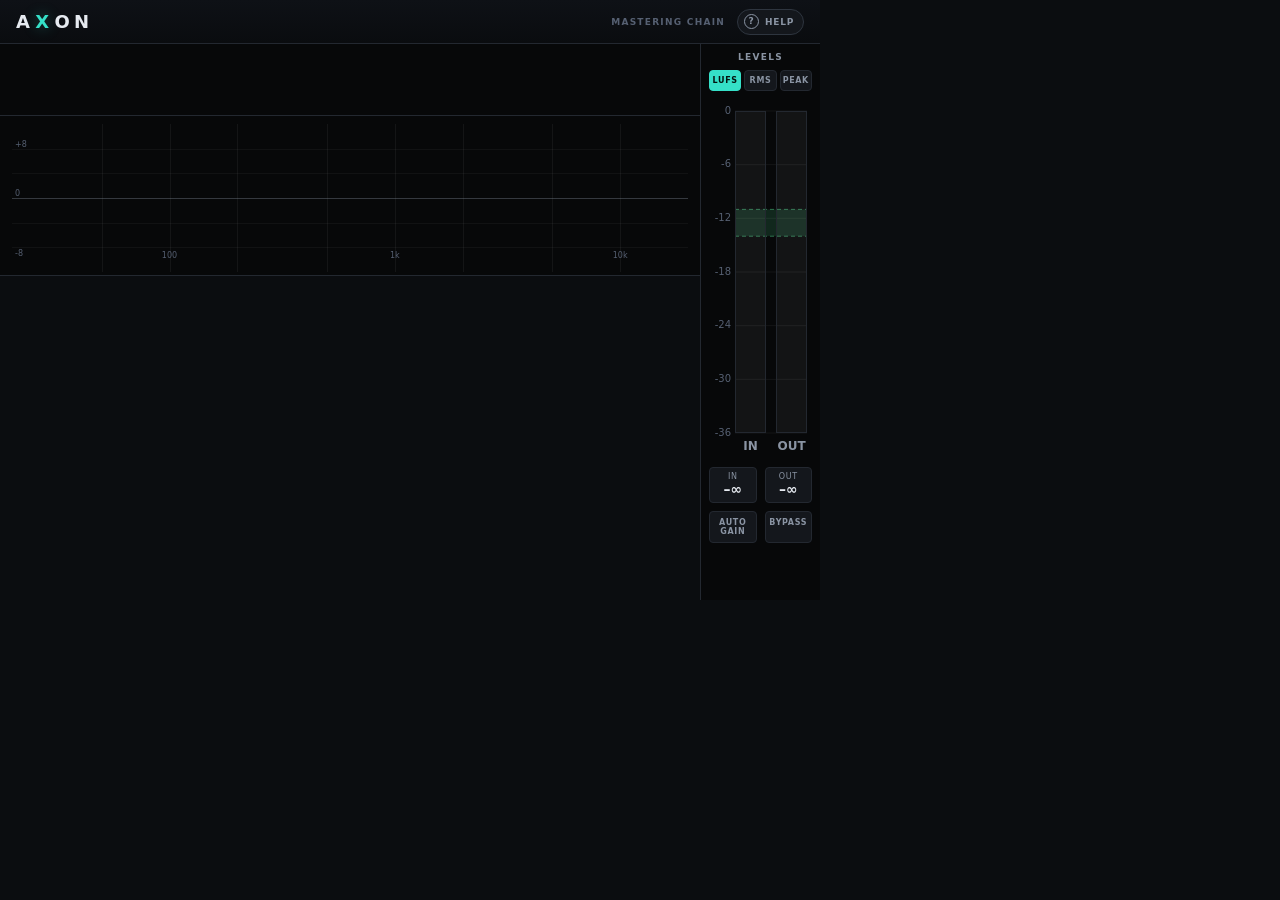
<file: native/clap/ui/index.html>
<!DOCTYPE html>
<html lang="en">
<head>
<meta charset="UTF-8">
<meta name="viewport" content="width=device-width, initial-scale=1.0">
<title>Axon</title>
<link rel="stylesheet" href="system/tokens.css">
<link rel="stylesheet" href="system/components.css">
<link rel="stylesheet" href="index.css">
</head>
<body>
<div id="app">
  <div id="header">
    <div id="logo">A<span>X</span>ON</div>
    <div id="header-actions">
      <div id="header-meta">Mastering Chain</div>
      <button id="help-toggle" type="button" aria-label="Show module help" aria-pressed="false" title="Show module help (?)">
        <span class="help-toggle__mark">?</span><span class="help-toggle__label">HELP</span>
      </button>
    </div>
  </div>
  <div id="body-row">
    <div id="main-col">
      <div id="chain"></div>
      <div id="spectrum-view">
        <canvas id="spectrum-canvas"></canvas>
        <button id="eq-view-toggle" title="Toggle EQ view">
          <span id="eq-view-curve">CURVE</span><span id="eq-view-bins" class="active">BINS</span>
        </button>
      </div>
      <div id="surface">
        <div id="controls"></div>
        <div id="viz"></div>
      </div>
    </div>
    <div id="meter-panel">
      <div id="meter-title">LEVELS</div>
      <div id="meter-modes">
        <div class="pill meter-mode is-on" data-mode="lufs">LUFS</div>
        <div class="pill meter-mode" data-mode="rms">RMS</div>
        <div class="pill meter-mode" data-mode="peak">PEAK</div>
      </div>
      <canvas id="meter-canvas"></canvas>
      <div id="meter-readouts">
        <div class="meter-ro"><div class="lbl">IN</div><div class="val" id="meter-in-val">–</div></div>
        <div class="meter-ro"><div class="lbl">OUT</div><div class="val" id="meter-out-val">–</div></div>
      </div>
      <div id="meter-toggles">
        <div id="auto-gain-btn" class="pill" title="Match output loudness to input for fair A/B">AUTO GAIN</div>
        <div id="bypass-btn" class="pill" title="Audition the raw input (level-aligned, no DAW bypass)">BYPASS</div>
      </div>
    </div>
  </div>
  <div id="help-overlay" aria-hidden="true" aria-live="polite">
    <div class="help-overlay__scrim"></div>
    <svg id="help-lines" aria-hidden="true"></svg>
    <div id="help-overview">
      <div id="help-eyebrow">MODULE GUIDE</div>
      <div id="help-name"></div>
      <div id="help-summary"></div>
      <div id="help-hint">Choose another module above to keep exploring · controls stay live</div>
    </div>
    <div id="help-topics"></div>
  </div>
</div>

<!-- Design system (order matters: classic scripts, shared window.AX namespace) -->
<script src="system/tokens.js"></script>
<script src="system/canvas.js"></script>
<script src="system/components.js"></script>
<script src="system/loop.js"></script>
<script src="registry.js"></script>
<!-- Modules (each calls AX.registerModule). Chain/default order follows meta. -->
<script src="modules/eq.js"></script>
<script src="modules/autoeq.js"></script>
<script src="modules/buscomp.js"></script>
<script src="modules/bassmono.js"></script>
<script src="modules/reverb.js"></script>
<script src="modules/widener.js"></script>
<script src="modules/limiter.js"></script>
<!-- Shell orchestration (builds UI, installs window.axon* bridge). -->
<script src="app.js"></script>
</body>
</html>
</file>
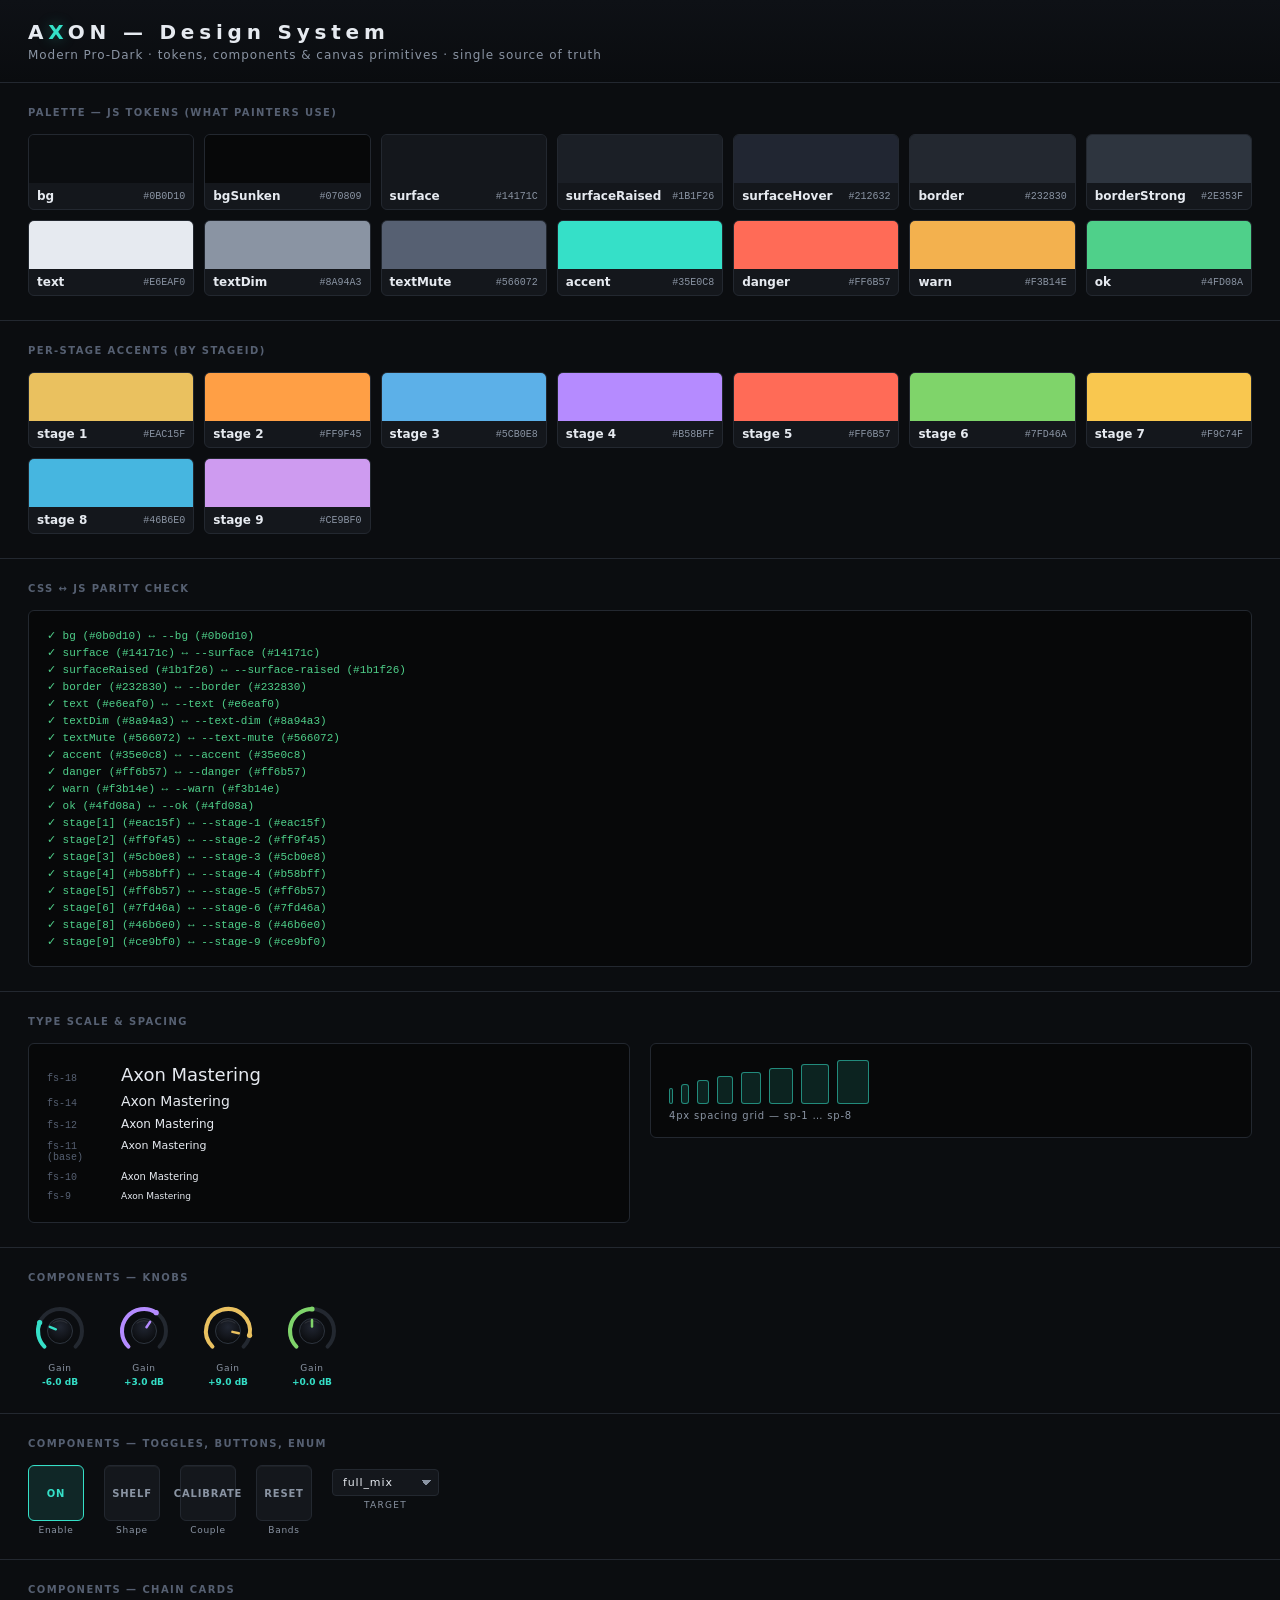
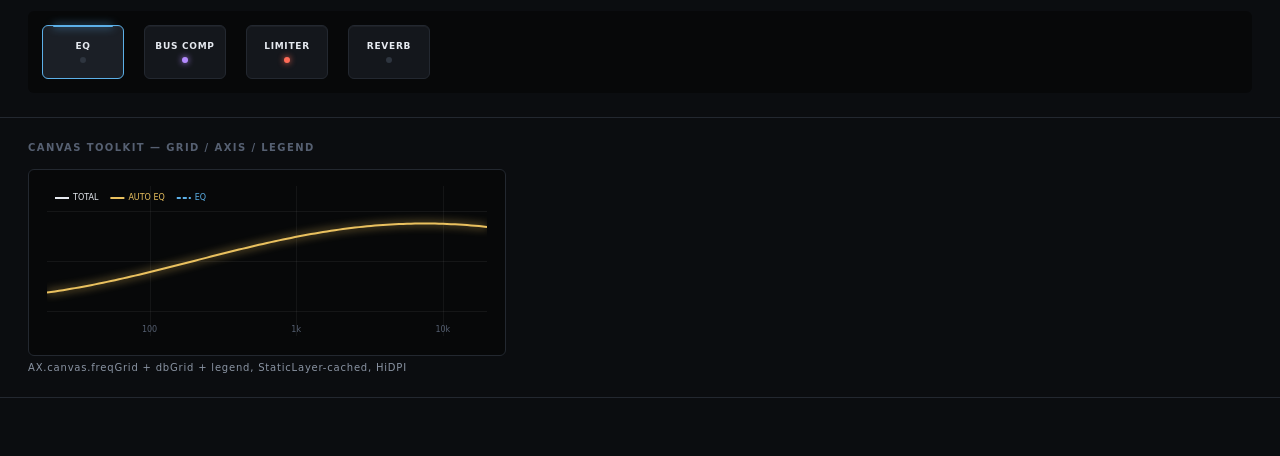
<file: native/clap/ui/gallery.html>
<!DOCTYPE html>
<html lang="en">
<head>
<meta charset="UTF-8">
<title>Axon — Design System</title>
<link rel="stylesheet" href="system/tokens.css">
<link rel="stylesheet" href="system/components.css">
<style>
  * { box-sizing: border-box; }
  body { margin: 0; background: var(--bg); color: var(--text); font-family: var(--font-ui); font-size: 12px; padding: 0 0 60px; }
  header { padding: 20px 28px; border-bottom: 1px solid var(--border); background: linear-gradient(180deg,#0E1116,#0A0C0F); position: sticky; top: 0; z-index: 5; }
  header h1 { margin: 0; font-size: 20px; letter-spacing: var(--ls-logo); font-weight: 700; }
  header h1 span { color: var(--accent); text-shadow: 0 0 14px var(--accent-glow); }
  header p { margin: 4px 0 0; color: var(--text-dim); letter-spacing: var(--ls-label); }
  section { padding: 24px 28px; border-bottom: 1px solid var(--border); }
  .eyebrow { font-size: 10px; font-weight: 700; letter-spacing: var(--ls-caps); color: var(--text-mute); text-transform: uppercase; margin-bottom: 16px; }
  .row { display: flex; flex-wrap: wrap; gap: 20px; align-items: flex-start; }
  .swatches { display: grid; grid-template-columns: repeat(auto-fill, minmax(150px, 1fr)); gap: 10px; }
  .sw { border: 1px solid var(--border); border-radius: var(--r-md); overflow: hidden; background: var(--surface); }
  .sw .chip { height: 48px; }
  .sw .meta { padding: 6px 8px; display: flex; justify-content: space-between; align-items: center; gap: 6px; }
  .sw .name { color: var(--text); font-weight: 600; }
  .sw .hex { color: var(--text-dim); font-family: var(--font-mono); font-size: 10px; }
  .parity { font-family: var(--font-mono); font-size: 11px; }
  .parity div { padding: 2px 0; }
  .ok { color: var(--ok); } .bad { color: var(--danger); }
  .panel { background: var(--bg-sunken); border: 1px solid var(--border); border-radius: var(--r-md); padding: 16px 18px; }
  .type-row { display: flex; align-items: baseline; gap: 14px; padding: 4px 0; }
  .type-row .lbl { width: 60px; color: var(--text-mute); font-family: var(--font-mono); font-size: 10px; }
  .scale { display: flex; gap: 8px; align-items: flex-end; }
  .scale .u { background: var(--accent-weak); border: 1px solid var(--accent-dim); border-radius: 3px; }
  .cap { color: var(--text-dim); font-size: 10px; margin-top: 6px; letter-spacing: var(--ls-label); }
</style>
</head>
<body>
<header>
  <h1>A<span>X</span>ON — Design System</h1>
  <p>Modern Pro-Dark · tokens, components &amp; canvas primitives · single source of truth</p>
</header>

<section>
  <div class="eyebrow">Palette — JS tokens (what painters use)</div>
  <div class="swatches" id="sw-base"></div>
</section>

<section>
  <div class="eyebrow">Per-stage accents (by StageID)</div>
  <div class="swatches" id="sw-stage"></div>
</section>

<section>
  <div class="eyebrow">CSS ↔ JS parity check</div>
  <div class="parity panel" id="parity"></div>
</section>

<section>
  <div class="eyebrow">Type scale &amp; spacing</div>
  <div class="row">
    <div class="panel" style="flex:1; min-width:280px;" id="type"></div>
    <div class="panel" style="flex:1; min-width:280px;">
      <div class="scale" id="spacing"></div>
      <div class="cap">4px spacing grid — sp-1 … sp-8</div>
    </div>
  </div>
</section>

<section>
  <div class="eyebrow">Components — knobs</div>
  <div class="row" id="knobs"></div>
</section>

<section>
  <div class="eyebrow">Components — toggles, buttons, enum</div>
  <div class="row" id="controls"></div>
</section>

<section>
  <div class="eyebrow">Components — chain cards</div>
  <div class="row" id="cards" style="background:var(--bg-sunken); padding:14px; border-radius:var(--r-md);"></div>
</section>

<section>
  <div class="eyebrow">Canvas toolkit — grid / axis / legend</div>
  <div class="panel" style="display:inline-block;"><canvas id="demo" width="440" height="150"></canvas></div>
  <div class="cap">AX.canvas.freqGrid + dbGrid + legend, StaticLayer-cached, HiDPI</div>
</section>

<script src="system/tokens.js"></script>
<script src="system/canvas.js"></script>
<script src="system/components.js"></script>
<script>
const AX = window.AX, T = AX.tokens;
const el = (t, c, h) => { const e = document.createElement(t); if (c) e.className = c; if (h != null) e.innerHTML = h; return e; };

/* palette swatches */
function swatch(name, val) {
  const s = el('div', 'sw');
  s.append(Object.assign(el('div', 'chip'), { style: `background:${val}` }),
    el('div', 'meta', `<span class="name">${name}</span><span class="hex">${val}</span>`));
  return s;
}
const base = ['bg','bgSunken','surface','surfaceRaised','surfaceHover','border','borderStrong','text','textDim','textMute','accent','danger','warn','ok'];
base.forEach(k => document.getElementById('sw-base').append(swatch(k, T[k])));
for (let i = 1; i <= 9; i++) if (T.stage[i]) document.getElementById('sw-stage').append(swatch('stage ' + i, T.stage[i]));

/* CSS <-> JS parity */
const cs = getComputedStyle(document.documentElement);
const pairs = [['bg','--bg'],['surface','--surface'],['surfaceRaised','--surface-raised'],['border','--border'],
  ['text','--text'],['textDim','--text-dim'],['textMute','--text-mute'],['accent','--accent'],['danger','--danger'],['warn','--warn'],['ok','--ok']];
const norm = (v) => v.trim().toLowerCase();
const par = document.getElementById('parity');
pairs.forEach(([jk, cv]) => {
  const j = norm(T[jk]), c = norm(cs.getPropertyValue(cv));
  const good = j === c;
  par.append(el('div', good ? 'ok' : 'bad', `${good ? '✓' : '✗'} ${jk} (${j})  ↔  ${cv} (${c})`));
});
for (let i = 1; i <= 9; i++) {
  if (!T.stage[i]) continue;
  const cv = `--stage-${i}`, c = norm(cs.getPropertyValue(cv));
  if (!c) continue;
  const good = norm(T.stage[i]) === c;
  par.append(el('div', good ? 'ok' : 'bad', `${good ? '✓' : '✗'} stage[${i}] (${norm(T.stage[i])})  ↔  ${cv} (${c})`));
}

/* type + spacing */
const type = document.getElementById('type');
[['18px','fs-18'],['14px','fs-14'],['12px','fs-12'],['11px','fs-11 (base)'],['10px','fs-10'],['9px','fs-9']].forEach(([sz, lbl]) => {
  const r = el('div', 'type-row'); r.append(el('span', 'lbl', lbl), Object.assign(el('span', null, 'Axon Mastering'), { style: `font-size:${sz}` })); type.append(r);
});
const sp = document.getElementById('spacing');
[1,2,3,4,5,6,7,8].forEach(n => { const u = el('div', 'u'); u.style.width = T.sp[n] + 'px'; u.style.height = (12 + n * 4) + 'px'; sp.append(u); });

/* knobs */
const kmeta = { min: -12, max: 12, def: 0, name: 'Gain' };
[T.accent, AX.stageAccent(4), AX.stageAccent(1), AX.stageAccent(6)].forEach((acc, i) => {
  const k = AX.Knob({ meta: kmeta, value: [-6, 3, 9, 0][i], accent: acc, format: (v) => `${v >= 0 ? '+' : ''}${v.toFixed(1)} dB`, onInput: () => {} });
  document.getElementById('knobs').append(k.el);
});

/* toggles / buttons / enum */
const c = document.getElementById('controls');
c.append(AX.Toggle({ meta: { def: 1, name: 'Enable' }, value: 1, labels: ['OFF', 'ON'], onInput: () => {} }).el);
c.append(AX.Toggle({ meta: { def: 0, name: 'Shape' }, value: 0, labels: ['SHELF', 'BELL'], accent: AX.stageAccent(3), onInput: () => {} }).el);
c.append(AX.Button({ text: 'CALIBRATE', label: 'Couple', onClick: () => {} }).el);
c.append(AX.Button({ text: 'RESET', label: 'Bands', variant: 'danger', onClick: () => {} }).el);
c.append(AX.EnumSelect({ meta: { def: 0, name: 'Target', enumOptions: ['full_mix', 'vocal_up', 'bass_heavy'] }, value: 0, pretty: AX.prettyEnum, onInput: () => {} }).el);

/* cards */
const cardsHost = document.getElementById('cards');
[['EQ', 3, false, true], ['BUS COMP', 4, true, false], ['LIMITER', 5, true, false], ['REVERB', 8, false, false]].forEach(([n, id, active, sel]) => {
  const card = AX.Card({ name: n, accent: AX.stageAccent(id) });
  card.setActive(active); card.setSelected(sel);
  cardsHost.append(card.el);
});

/* canvas demo */
(function () {
  const canvas = document.getElementById('demo');
  const W = 440, H = 150;
  const { ctx } = AX.canvas.fit(canvas, W, H);
  ctx.fillStyle = T.bgSunken; ctx.fillRect(0, 0, W, H);
  const rect = { x: 0, y: 0, w: W, h: H };
  const FS = AX.canvas.freq, DB = AX.canvas.makeDbScale(12, -12);
  AX.canvas.freqGrid(ctx, FS, rect, [100, 1000, 10000], { labels: [[100, '100'], [1000, '1k'], [10000, '10k']], labelPad: 4 });
  AX.canvas.dbGrid(ctx, DB, rect, [-8, 0, 8]);
  // a sample "EQ" line
  ctx.beginPath();
  for (let x = 0; x <= W; x += 4) { const f = FS.toFreq(x, W); const db = 6 * Math.sin(Math.log10(f / 200)); const y = DB.toY(db, 0, H); x === 0 ? ctx.moveTo(x, y) : ctx.lineTo(x, y); }
  ctx.strokeStyle = AX.stageAccent(1); ctx.lineWidth = 2; ctx.shadowBlur = 8; ctx.shadowColor = AX.stageAccent(1); ctx.stroke(); ctx.shadowBlur = 0;
  AX.canvas.legend(ctx, [{ color: T.text, label: 'TOTAL' }, { color: AX.stageAccent(1), label: 'AUTO EQ' }, { color: AX.stageAccent(3), label: 'EQ', dashed: true }], 8, 12);
})();
</script>
</body>
</html>
</file>
<file: native/clap/ui/system/tokens.css>
/* ============================================================================
 * Axon Design System — Design Tokens (CSS)
 * ----------------------------------------------------------------------------
 * "Modern Pro-Dark": deep cool neutrals, one confident cyan accent used only on
 * engaged / live-signal states, a strict 4px spacing grid, hairline structure,
 * tabular numerics. This file is the SINGLE SOURCE OF TRUTH for the DOM/CSS
 * layer. Its twin, tokens.js (window.AX.tokens), mirrors the same values for
 * the SVG knobs and <canvas> painters so the palette is never re-typed. Keep
 * the two in parity — the gallery + a contract check assert it.
 * ==========================================================================*/

:root {
  /* ── Base surfaces (dark → light stack) ──────────────────────────────── */
  --bg:            #0B0D10;  /* app background */
  --bg-sunken:     #070809;  /* canvas wells, meter panel — one step deeper */
  --surface:       #14171C;  /* cards, controls */
  --surface-raised:#1B1F26;  /* raised/selected surfaces */
  --surface-hover: #212632;  /* hover state */

  /* ── Structure ───────────────────────────────────────────────────────── */
  --border:        #232830;  /* default hairline border */
  --border-strong: #2E353F;  /* emphasized divider */
  --hairline:      rgba(255,255,255,0.055); /* canvas grid lines */
  --hairline-strong: rgba(255,255,255,0.10);

  /* ── Text ────────────────────────────────────────────────────────────── */
  --text:          #E6EAF0;  /* primary */
  --text-dim:      #8A94A3;  /* labels */
  --text-mute:     #566072;  /* axis ticks, very dim */

  /* ── Accent (the one bold color — engaged / selected / live) ─────────── */
  --accent:        #35E0C8;  /* cyan */
  --accent-dim:    rgba(53,224,200,0.55);
  --accent-weak:   rgba(53,224,200,0.12); /* active-tint backgrounds, fills */
  --accent-glow:   rgba(53,224,200,0.35);
  --accent-ink:    #04140F;  /* text/icon on an accent fill */

  /* ── Semantic ────────────────────────────────────────────────────────── */
  --danger:        #FF6B57;  /* bypass, over-ceiling, cut */
  --danger-weak:   rgba(255,107,87,0.14);
  --warn:          #F3B14E;  /* caution */
  --ok:            #4FD08A;  /* in-target loudness zone */
  --ok-weak:       rgba(79,208,138,0.15);

  /* ── Per-stage identity accents (indexed by StageID; see tokens.js) ──── */
  --stage-1:  #EAC15F;  /* AUTO EQ   — gold  */
  --stage-2:  #FF9F45;  /* SAT       — amber (dormant) */
  --stage-3:  #5CB0E8;  /* SSL EQ    — sky   */
  --stage-4:  #B58BFF;  /* BUS COMP  — violet */
  --stage-5:  #FF6B57;  /* LIMITER   — coral */
  --stage-6:  #7FD46A;  /* BASS MONO — green */
  --stage-8:  #46B6E0;  /* REVERB    — blue  */
  --stage-9:  #CE9BF0;  /* WIDENER   — lavender */

  /* ── Spacing scale (4px grid) ────────────────────────────────────────── */
  --sp-1: 4px;  --sp-2: 8px;  --sp-3: 12px; --sp-4: 16px;
  --sp-5: 20px; --sp-6: 24px; --sp-7: 28px; --sp-8: 32px;

  /* ── Radii ───────────────────────────────────────────────────────────── */
  --r-sm: 4px; --r-md: 6px; --r-lg: 10px; --r-pill: 999px;

  /* ── Typography ──────────────────────────────────────────────────────── */
  --font-ui:   -apple-system, system-ui, 'Segoe UI', Roboto, 'Helvetica Neue', sans-serif;
  --font-mono: ui-monospace, 'SF Mono', 'Roboto Mono', Menlo, Consolas, monospace;
  --fs-9: 9px; --fs-10: 10px; --fs-11: 11px; --fs-12: 12px; --fs-14: 14px; --fs-18: 18px;
  --fw-mid: 500; --fw-semi: 600; --fw-bold: 700;
  --ls-label: 0.08em; --ls-caps: 0.14em; --ls-logo: 0.24em;

  /* ── Elevation ───────────────────────────────────────────────────────── */
  --shadow-1: 0 1px 2px rgba(0,0,0,0.45);
  --shadow-2: 0 6px 20px rgba(0,0,0,0.55);
  --ring:     0 0 0 1px var(--accent), 0 0 0 4px var(--accent-glow);
  --inset-top: inset 0 1px 0 rgba(255,255,255,0.04); /* subtle raised highlight */

  /* ── Motion ──────────────────────────────────────────────────────────── */
  --dur-fast: 120ms; --dur-med: 200ms;
  --ease-out: cubic-bezier(0.2, 0.7, 0.2, 1);
}
</file>
<file: native/clap/ui/system/components.css>
/* ============================================================================
 * Axon Design System — Component Styles
 * Widgets built by components.js. All values derive from tokens.css.
 * ==========================================================================*/

/* ── Knob ────────────────────────────────────────────────────────────────*/
.ax-knob {
  display: flex; flex-direction: column; align-items: center;
  gap: var(--sp-1);
  cursor: ns-resize;
  border-radius: var(--r-md);
  padding: var(--sp-1) var(--sp-1) 0;
  outline: none;
  transition: transform var(--dur-fast) var(--ease-out);
}
.ax-knob:focus-visible { box-shadow: var(--ring); }
/* No CSS `filter` here on purpose: in an embedded WKWebView a filtered element
 * rasterizes on a 1x layer and its curves alias. Depth comes from the SVG cap
 * gradient; the active cue is a composited transform (stays crisp). */
.ax-knob__svg { display: block; line-height: 0; transition: transform var(--dur-fast) var(--ease-out); }
.ax-knob.is-active .ax-knob__svg { transform: scale(1.06); }
.ax-knob__label {
  font-size: var(--fs-9); font-weight: var(--fw-mid);
  letter-spacing: var(--ls-label); color: var(--text-dim);
  text-align: center; max-width: 72px;
}
.ax-knob__val {
  font-size: var(--fs-9); font-weight: var(--fw-semi);
  color: var(--accent); text-align: center; min-height: 12px;
  font-variant-numeric: tabular-nums;
}

/* ── Toggle / Button ─────────────────────────────────────────────────────*/
.ax-toggle { display: flex; flex-direction: column; align-items: center; gap: var(--sp-1); }
.ax-toggle__btn {
  width: 56px; height: 56px;
  display: flex; align-items: center; justify-content: center;
  border: 1px solid var(--border); border-radius: var(--r-md);
  background: var(--surface); color: var(--text-dim);
  font-family: var(--font-ui);
  font-size: var(--fs-10); font-weight: var(--fw-bold);
  letter-spacing: var(--ls-label);
  cursor: pointer;
  box-shadow: var(--inset-top);
  transition: color var(--dur-fast) var(--ease-out),
              border-color var(--dur-fast) var(--ease-out),
              background var(--dur-fast) var(--ease-out);
}
.ax-toggle__btn:hover { background: var(--surface-hover); color: var(--text); }
.ax-toggle__btn:focus-visible { outline: none; box-shadow: var(--ring); }
.ax-toggle__btn.is-on {
  --w-accent: var(--accent);
  border-color: var(--w-accent);
  background: var(--accent-weak);
  color: var(--w-accent);
}
.ax-toggle__btn.is-danger.is-on {
  border-color: var(--danger); background: var(--danger-weak); color: var(--danger);
}
.ax-toggle__label {
  font-size: var(--fs-9); font-weight: var(--fw-mid);
  letter-spacing: var(--ls-label); color: var(--text-dim); text-align: center;
}

/* ── Enum select ─────────────────────────────────────────────────────────*/
.ax-enum { display: flex; flex-direction: column; align-items: center; gap: var(--sp-1); min-width: 96px; padding-top: var(--sp-1); }
.ax-enum__select {
  appearance: none; -webkit-appearance: none;
  width: 100%;
  background: var(--surface); color: var(--text);
  border: 1px solid var(--border); border-radius: var(--r-sm);
  padding: 6px 22px 6px 10px;
  font-family: var(--font-ui); font-size: var(--fs-11);
  letter-spacing: var(--ls-label); cursor: pointer;
  background-image:
    linear-gradient(45deg, transparent 50%, var(--text-dim) 50%),
    linear-gradient(135deg, var(--text-dim) 50%, transparent 50%);
  background-position: calc(100% - 12px) 50%, calc(100% - 7px) 50%;
  background-size: 5px 5px; background-repeat: no-repeat;
  transition: border-color var(--dur-fast) var(--ease-out);
}
.ax-enum__select:hover { border-color: var(--accent); }
.ax-enum__select:focus { outline: none; border-color: var(--accent); background-color: var(--accent-weak); }
.ax-enum__label { font-size: var(--fs-9); color: var(--text-dim); letter-spacing: var(--ls-caps); text-transform: uppercase; }

/* ── Compact stacked enum buttons ───────────────────────────────────────*/
.ax-stack-select { display: flex; flex-direction: column; align-items: center; gap: var(--sp-1); padding-top: 1px; }
.ax-stack-select__buttons { width: 64px; display: grid; grid-template-rows: repeat(3, 20px); gap: 2px; }
.ax-stack-select__btn {
  --bank-accent: var(--accent);
  width: 64px; height: 20px; padding: 0;
  border: 1px solid var(--border); border-radius: 4px;
  background: var(--surface); color: var(--text-dim);
  font: var(--fw-bold) 8px var(--font-ui); letter-spacing: var(--ls-label);
  text-transform: uppercase; cursor: pointer;
  transition: color var(--dur-fast), border-color var(--dur-fast), background var(--dur-fast), box-shadow var(--dur-fast);
}
.ax-stack-select__btn:hover { color: var(--text); border-color: var(--text-mute); background: var(--surface-hover); }
.ax-stack-select__btn:focus-visible { outline: none; box-shadow: var(--ring); }
.ax-stack-select__btn.is-active {
  color: var(--bank-accent); border-color: var(--bank-accent);
  background: color-mix(in srgb, var(--bank-accent) 14%, var(--surface));
  box-shadow: 0 0 7px color-mix(in srgb, var(--bank-accent) 28%, transparent);
}
.ax-stack-select__label { font-size: var(--fs-9); color: var(--text-dim); letter-spacing: var(--ls-caps); text-transform: uppercase; }

/* ── Chain card ──────────────────────────────────────────────────────────*/
.ax-card {
  --c-accent: var(--accent);
  display: flex; flex-direction: column; align-items: center; justify-content: center;
  gap: 6px;
  width: 82px; height: 54px;
  background: var(--surface); border: 1px solid var(--border);
  border-radius: var(--r-md); cursor: grab; flex-shrink: 0;
  position: relative; box-shadow: var(--inset-top);
  transition: border-color var(--dur-fast) var(--ease-out), background var(--dur-fast) var(--ease-out), transform var(--dur-fast) var(--ease-out);
}
.ax-card:hover { background: var(--surface-hover); }
.ax-card.is-selected { border-color: var(--c-accent); background: var(--surface-raised); }
.ax-card.is-selected::before {
  content: ''; position: absolute; left: 10px; right: 10px; top: -1px; height: 2px;
  border-radius: 2px; background: var(--c-accent); box-shadow: 0 0 8px var(--c-accent);
}
.ax-card.is-drag-over { border-color: var(--accent); opacity: 0.6; }
.ax-card.is-dragging { opacity: 0.4; }
.ax-card__name {
  font-size: var(--fs-9); font-weight: var(--fw-semi);
  letter-spacing: var(--ls-label); color: var(--text); text-align: center;
}
.ax-card__dot { width: 6px; height: 6px; border-radius: 50%; background: var(--border-strong); transition: background var(--dur-med) var(--ease-out), box-shadow var(--dur-med) var(--ease-out); }
.ax-card__dot.is-active { background: var(--c-accent); box-shadow: 0 0 6px var(--c-accent); }

@media (prefers-reduced-motion: reduce) {
  * { transition-duration: 0.01ms !important; animation-duration: 0.01ms !important; }
}
</file>
<file: native/clap/ui/index.css>
/* ============================================================================
 * Axon — Application Shell / Chrome (Modern Pro-Dark)
 * Layout + non-widget surfaces. Widgets live in system/components.css; all
 * colours/spacing come from system/tokens.css.
 * ==========================================================================*/
*, *::before, *::after { box-sizing: border-box; margin: 0; padding: 0; }

html, body {
  width: 820px; height: 600px; overflow: hidden;
  background: var(--bg); color: var(--text);
  font-family: var(--font-ui); font-size: var(--fs-11);
  user-select: none; -webkit-user-select: none;
  -webkit-font-smoothing: antialiased;
}

#app { display: flex; flex-direction: column; width: 820px; height: 600px; }

/* ── Header ──────────────────────────────────────────────────────────────*/
#header {
  display: flex; align-items: center; justify-content: space-between;
  height: 44px; padding: 0 var(--sp-4);
  background: linear-gradient(180deg, #0E1116 0%, #0A0C0F 100%);
  border-bottom: 1px solid var(--border); flex-shrink: 0;
}
#header-actions { display: flex; align-items: center; gap: var(--sp-3); }
#logo {
  font-size: var(--fs-18); font-weight: var(--fw-bold);
  letter-spacing: var(--ls-logo); color: var(--text);
  display: flex; align-items: baseline; gap: 1px;
}
#logo span { color: var(--accent); text-shadow: 0 0 14px var(--accent-glow); }
#header-meta {
  font-size: var(--fs-9); font-weight: var(--fw-semi);
  letter-spacing: var(--ls-caps); color: var(--text-mute);
  text-transform: uppercase;
}
#help-toggle {
  height: 26px; display: flex; align-items: center; gap: 6px;
  padding: 0 9px 0 6px; border: 1px solid var(--border-strong);
  border-radius: var(--r-pill); background: var(--surface); color: var(--text-dim);
  font: var(--fw-bold) var(--fs-9) var(--font-ui); letter-spacing: var(--ls-label);
  cursor: pointer; transition: color var(--dur-fast), border-color var(--dur-fast), background var(--dur-fast);
}
#help-toggle:hover { color: var(--text); border-color: var(--text-mute); background: var(--surface-hover); }
#help-toggle:focus-visible { outline: none; box-shadow: var(--ring); }
.help-toggle__mark {
  display: grid; place-items: center; width: 15px; height: 15px;
  border: 1px solid currentColor; border-radius: 50%; font-size: 9px; line-height: 1;
}
#help-toggle[aria-pressed="true"] { color: var(--accent); border-color: var(--accent); background: var(--accent-weak); }
#help-toggle[aria-pressed="true"] .help-toggle__label { font-size: 0; }
#help-toggle[aria-pressed="true"] .help-toggle__label::after { content: 'DONE'; font-size: var(--fs-9); }

/* ── Body ────────────────────────────────────────────────────────────────*/
#body-row { display: flex; flex: 1; min-height: 0; }
#main-col { width: 700px; flex-shrink: 0; display: flex; flex-direction: column; min-height: 0; }

/* ── Chain strip ─────────────────────────────────────────────────────────*/
#chain {
  display: flex; align-items: center; height: 72px; padding: 0 var(--sp-3);
  background: var(--bg-sunken); border-bottom: 1px solid var(--border);
  flex-shrink: 0; overflow-x: auto;
}
#chain::-webkit-scrollbar { display: none; }
.arrow { color: var(--text-mute); font-size: var(--fs-14); padding: 0 5px; flex-shrink: 0; }

/* ── Spectrum view ───────────────────────────────────────────────────────*/
#spectrum-view {
  height: 160px; flex-shrink: 0; position: relative;
  background: var(--bg-sunken); border-bottom: 1px solid var(--border);
  padding: var(--sp-2) var(--sp-3);
}
#spectrum-canvas { display: block; }
#eq-view-toggle {
  position: absolute; top: var(--sp-2); right: var(--sp-3); display: none;
  background: var(--surface); border: 1px solid var(--border); border-radius: var(--r-pill);
  padding: 0; cursor: pointer; overflow: hidden;
  font: var(--fw-semi) 8px var(--font-ui); letter-spacing: var(--ls-label); color: var(--text-mute);
}
#eq-view-toggle span { display: inline-block; padding: 3px 9px; transition: background var(--dur-fast), color var(--dur-fast); }
#eq-view-toggle span.active { background: var(--accent-weak); color: var(--accent); }

/* ── Control surface ─────────────────────────────────────────────────────*/
#surface { flex: 1; display: flex; flex-direction: column; padding: var(--sp-3) var(--sp-5) var(--sp-3); overflow: hidden; }
#controls { display: flex; flex-wrap: wrap; gap: var(--sp-3) var(--sp-5); align-items: flex-start; }
/* Channel-strip layout: a non-wrapping row of vertical band columns, separated
 * by hairline dividers (zero flex-gap so 9 columns fit the 660px surface). */
#controls.is-grouped { flex-wrap: nowrap; gap: 0; align-items: flex-start; }
.ax-group { display: flex; flex-direction: column; align-items: center; gap: var(--sp-1); }
.ax-group:not(:first-child) { margin-left: var(--sp-1); padding-left: var(--sp-1); border-left: 1px solid var(--border); }
.ax-group__label { font-size: var(--fs-9); font-weight: var(--fw-bold); letter-spacing: var(--ls-caps); color: var(--text-mute); text-transform: uppercase; margin-bottom: 1px; }
/* Uniform cell height so rows (shape/Q · freq · gain) line up across every band
 * column, whether a given cell is a knob or a button. Knobs lose their top pad
 * so their dial top-aligns with the buttons in row 1. */
#controls.is-grouped .ax-group > *:not(.ax-group__label) { height: 88px; flex-shrink: 0; }
#controls.is-grouped .ax-group > .ax-knob { padding-top: 0; }

/* Grouped ROWS: labelled horizontal clusters (for modules that also have a
 * visualizer, so controls stay one row tall). */
#controls.is-grouped-row { flex-wrap: nowrap; gap: 0; align-items: flex-start; }
#controls.is-grouped-row .ax-group { display: flex; flex-direction: column; align-items: center; gap: var(--sp-1); }
#controls.is-grouped-row .ax-group:not(:first-child) { margin-left: var(--sp-2); padding-left: var(--sp-2); border-left: 1px solid var(--border); }
#controls.is-grouped-row .ax-group__row { display: flex; gap: var(--sp-3); align-items: flex-start; }
#controls.is-grouped-row .ax-group__row > * { height: 88px; flex-shrink: 0; }
#controls.is-grouped-row .ax-group__row > .ax-knob { padding-top: 0; }

/* Module visualizer host + wraps */
#viz { display: flex; flex-direction: column; }
.viz-wrap {
  display: none; margin-top: var(--sp-3); flex-shrink: 0;
  border: 1px solid var(--border); border-radius: var(--r-md); overflow: hidden;
  background: var(--bg-sunken); box-shadow: var(--shadow-1);
}
.viz-wrap.is-shown { display: block; }
.viz-wrap canvas { display: block; }

/* ── Operable module help ───────────────────────────────────────────────*/
#help-overlay {
  display: none; position: fixed; inset: 0; width: 820px; height: 600px;
  z-index: 20; pointer-events: none; color: var(--text);
}
body.help-open #help-overlay { display: block; }
.help-overlay__scrim {
  position: absolute; left: 0; top: 116px; width: 700px; height: 160px;
  background: rgba(4, 5, 7, 0.94); border-bottom: 1px solid var(--border-strong);
  box-shadow: 0 10px 30px rgba(0,0,0,0.35);
}
#help-overview {
  position: absolute; left: var(--sp-5); top: 123px; width: 660px; height: 48px;
  display: grid; grid-template-columns: auto 1fr auto; grid-template-rows: 16px 24px;
  column-gap: var(--sp-3); align-items: baseline;
}
#help-eyebrow {
  grid-column: 1; grid-row: 1; color: var(--help-accent, var(--accent));
  font-size: 8px; font-weight: var(--fw-bold); letter-spacing: var(--ls-caps);
}
#help-name {
  grid-column: 1; grid-row: 2; min-width: 112px;
  font-size: var(--fs-18); font-weight: var(--fw-semi); letter-spacing: 0.02em;
}
#help-summary {
  grid-column: 2 / 4; grid-row: 2; color: var(--text-dim);
  font-size: var(--fs-11); line-height: 1.35;
}
#help-hint {
  grid-column: 3; grid-row: 1; color: var(--text-mute);
  font-size: 8px; letter-spacing: var(--ls-label); text-align: right;
}
#help-topics {
  position: absolute; left: var(--sp-5); top: 177px; width: 660px;
  display: grid; grid-template-columns: repeat(var(--help-columns, 4), minmax(0, 1fr));
  gap: var(--sp-3);
}
.help-topic {
  min-height: 72px; padding: 7px 8px 6px;
  border-top: 2px solid var(--help-accent, var(--accent));
  background: rgba(20,23,28,0.76); border-radius: 0 0 var(--r-sm) var(--r-sm);
  box-shadow: var(--shadow-1);
}
.help-topic__title {
  margin-bottom: 4px; color: var(--text); font-size: var(--fs-9);
  font-weight: var(--fw-bold); letter-spacing: var(--ls-label); text-transform: uppercase;
}
.help-topic__body { color: var(--text-dim); font-size: var(--fs-9); line-height: 1.35; }
#help-lines { position: absolute; inset: 0; width: 820px; height: 600px; overflow: visible; }
#help-lines path { fill: none; stroke: var(--help-accent, var(--accent)); stroke-width: 1.25; opacity: 0.72; }
#help-lines circle { fill: var(--help-accent, var(--accent)); }
.help-target {
  position: relative; z-index: 1;
  filter: drop-shadow(0 0 4px var(--help-accent, var(--accent)));
}
body.help-open #chain .arrow { opacity: 0.25; }
body.help-open #chain .ax-card { opacity: 0.58; }
body.help-open #chain .ax-card:hover,
body.help-open #chain .ax-card.is-selected { opacity: 1; }
body.help-open #meter-panel { opacity: 0.28; }
body.help-open #chain .arrow,
body.help-open #chain .ax-card,
body.help-open #meter-panel { transition: opacity var(--dur-med) var(--ease-out); }

/* ── Meter panel ─────────────────────────────────────────────────────────*/
#meter-panel {
  width: 120px; flex-shrink: 0; background: var(--bg-sunken);
  border-left: 1px solid var(--border);
  display: flex; flex-direction: column; align-items: stretch;
  padding: var(--sp-2) var(--sp-2) var(--sp-3); gap: var(--sp-2);
}
#meter-title { font-size: var(--fs-9); font-weight: var(--fw-bold); letter-spacing: var(--ls-caps); color: var(--text-dim); text-align: center; }
#meter-modes { display: flex; gap: 3px; }
.pill {
  flex: 1; text-align: center; font-size: 8px; font-weight: var(--fw-bold);
  letter-spacing: var(--ls-label); padding: 5px 0;
  background: var(--surface); border: 1px solid var(--border); border-radius: var(--r-sm);
  color: var(--text-dim); cursor: pointer;
  transition: color var(--dur-fast), background var(--dur-fast), border-color var(--dur-fast);
}
.pill:hover { color: var(--text); background: var(--surface-hover); }
.pill.is-on { color: var(--accent-ink); background: var(--accent); border-color: var(--accent); }
#meter-canvas { display: block; margin: 0 auto; }
#meter-readouts { display: flex; gap: var(--sp-2); }
.meter-ro { flex: 1; text-align: center; border: 1px solid var(--border); border-radius: var(--r-sm); padding: 4px 0 5px; background: var(--surface); }
.meter-ro .lbl { font-size: 8px; color: var(--text-dim); letter-spacing: var(--ls-label); }
.meter-ro .val { font-size: var(--fs-14); font-weight: var(--fw-bold); color: var(--text); font-variant-numeric: tabular-nums; }
.meter-ro .val.in-zone { color: var(--ok); }
#meter-toggles { display: flex; gap: var(--sp-2); }
#meter-toggles .pill { font-size: 8px; padding: 6px 0; }
#bypass-btn.is-on { background: var(--danger); border-color: var(--danger); color: var(--accent-ink); }
</file>
